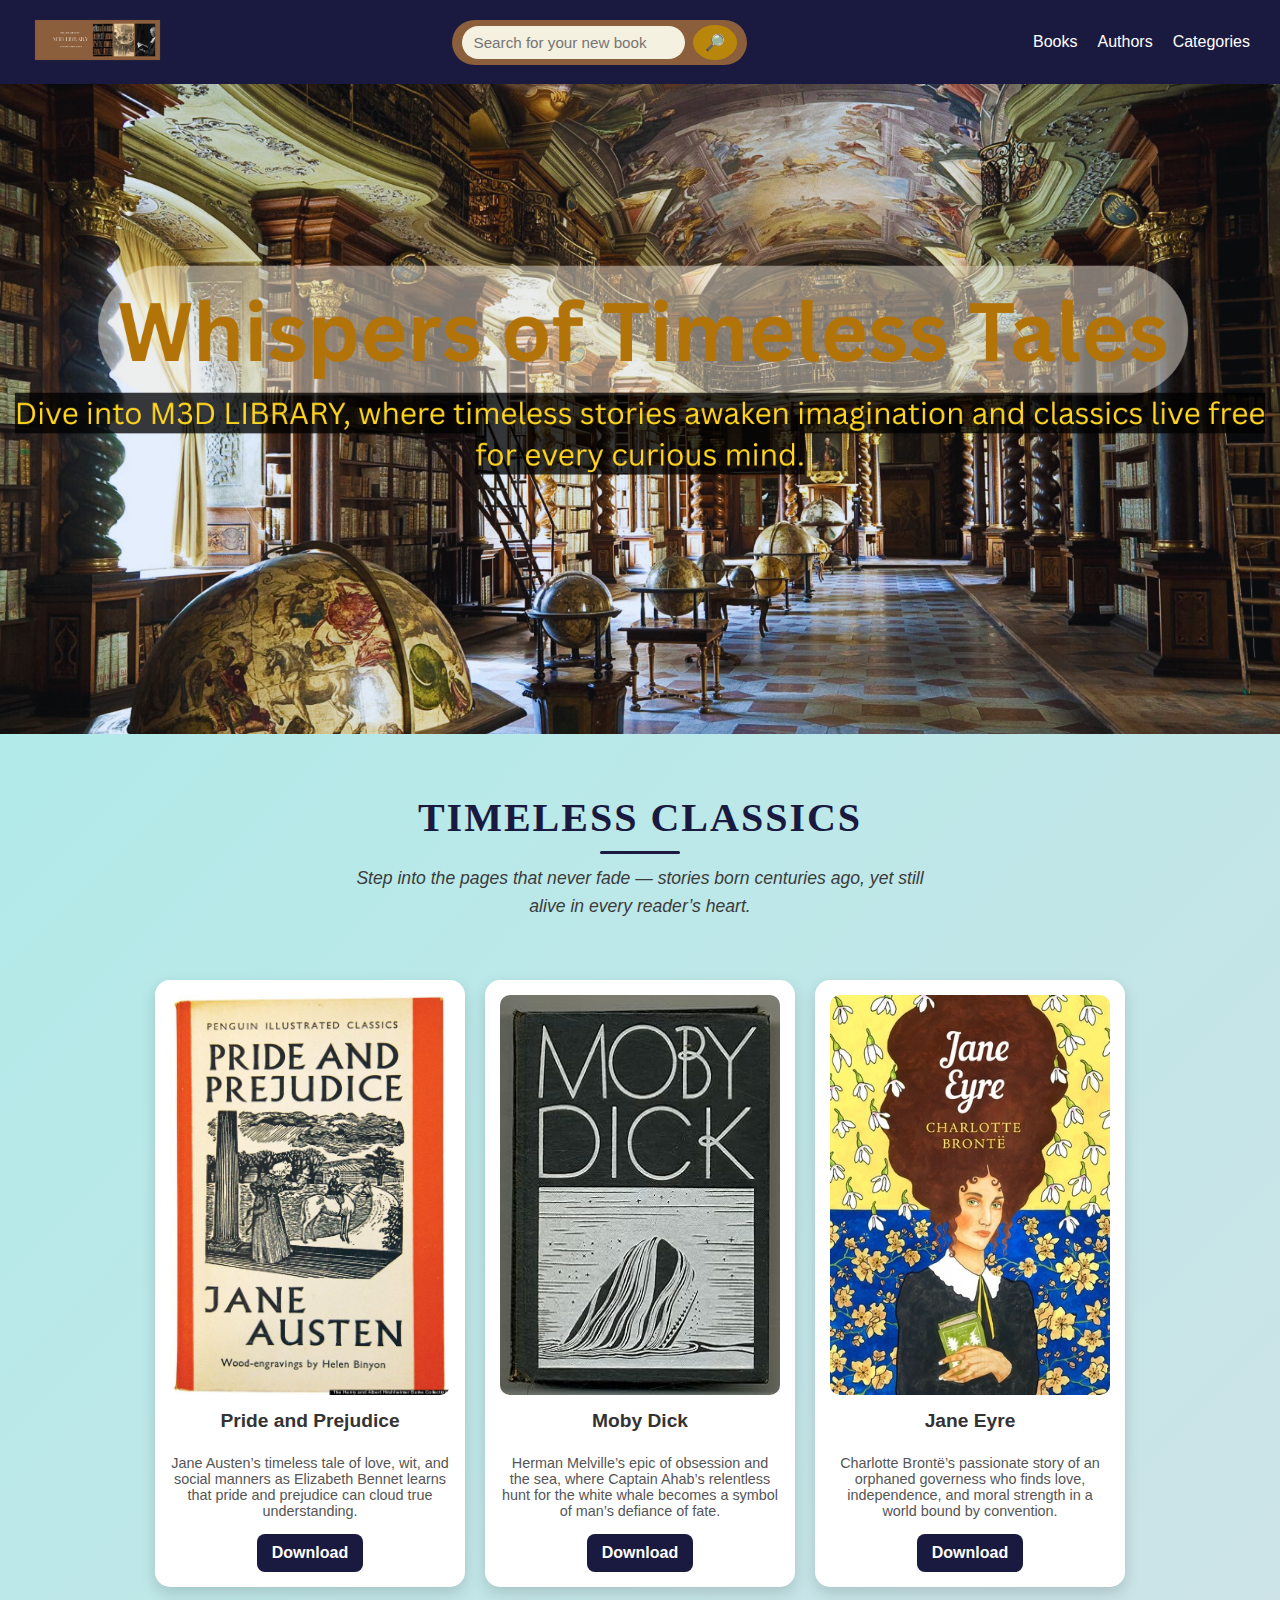
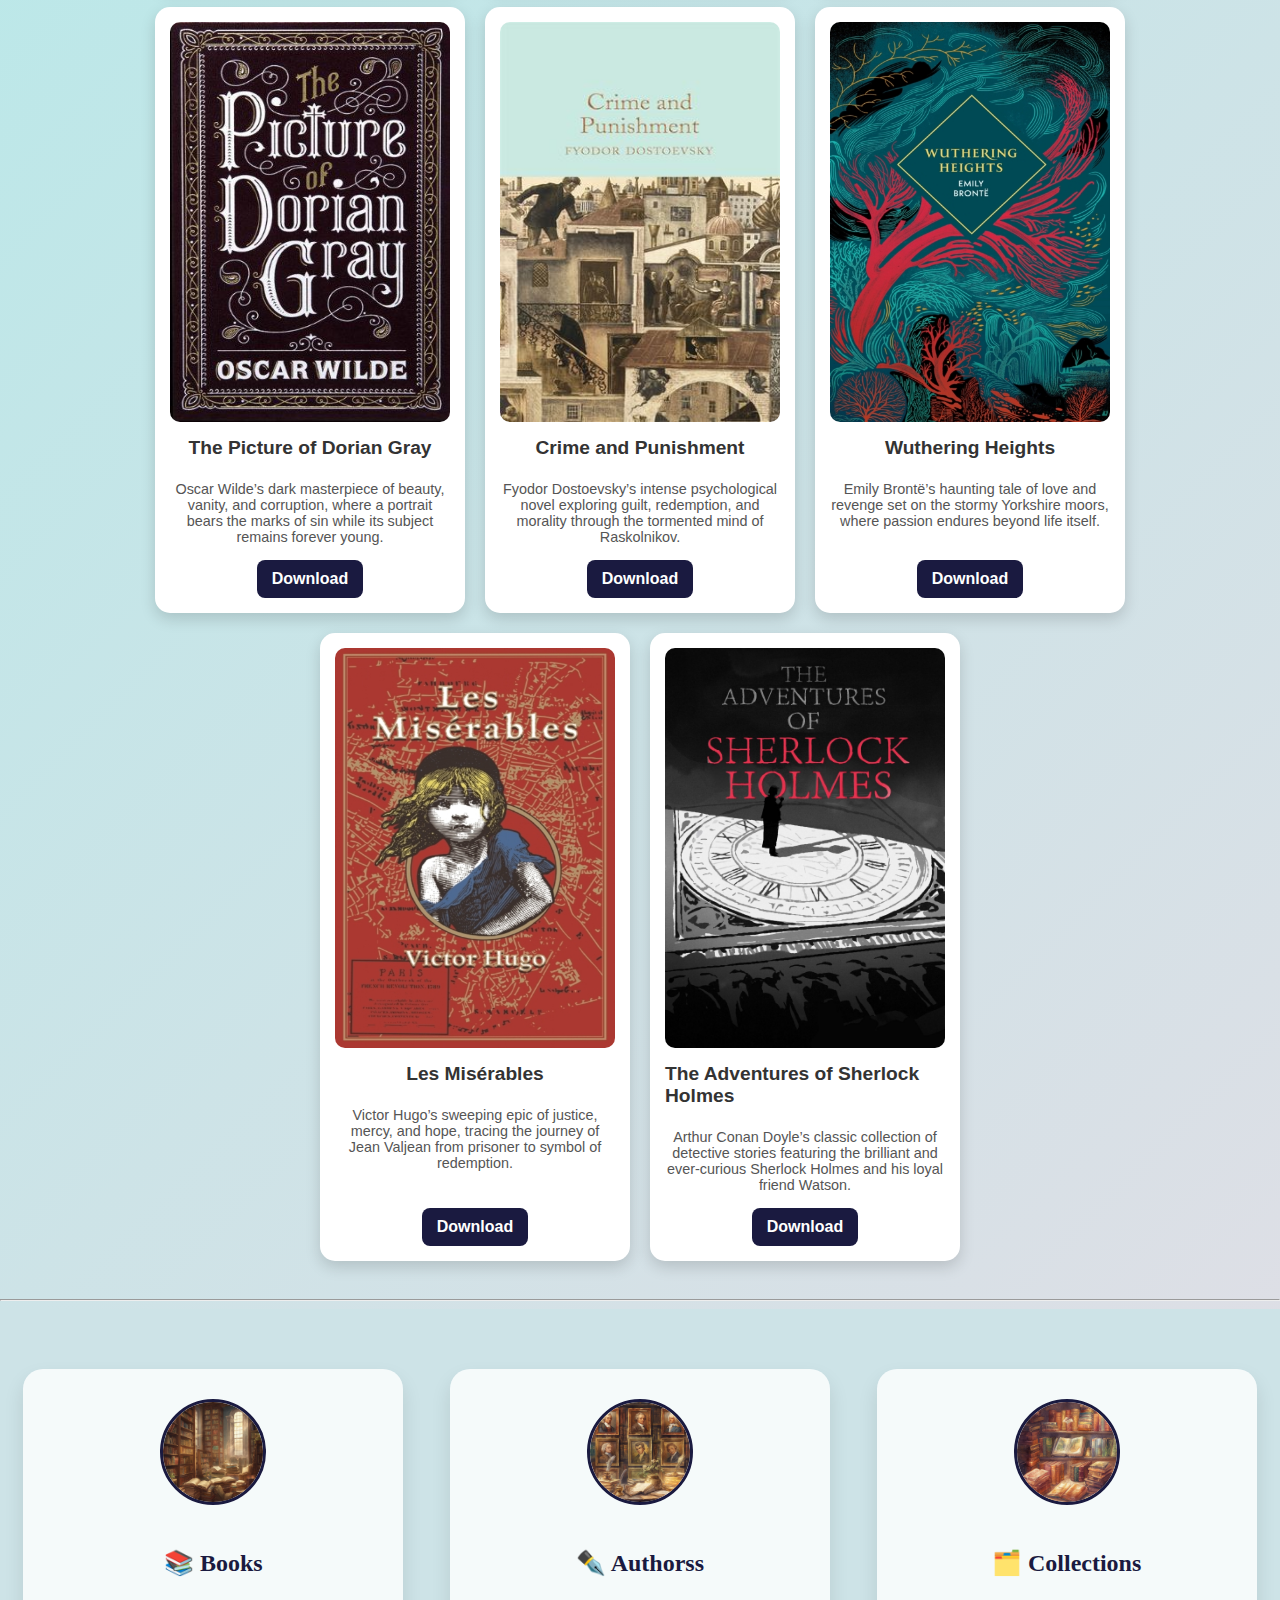
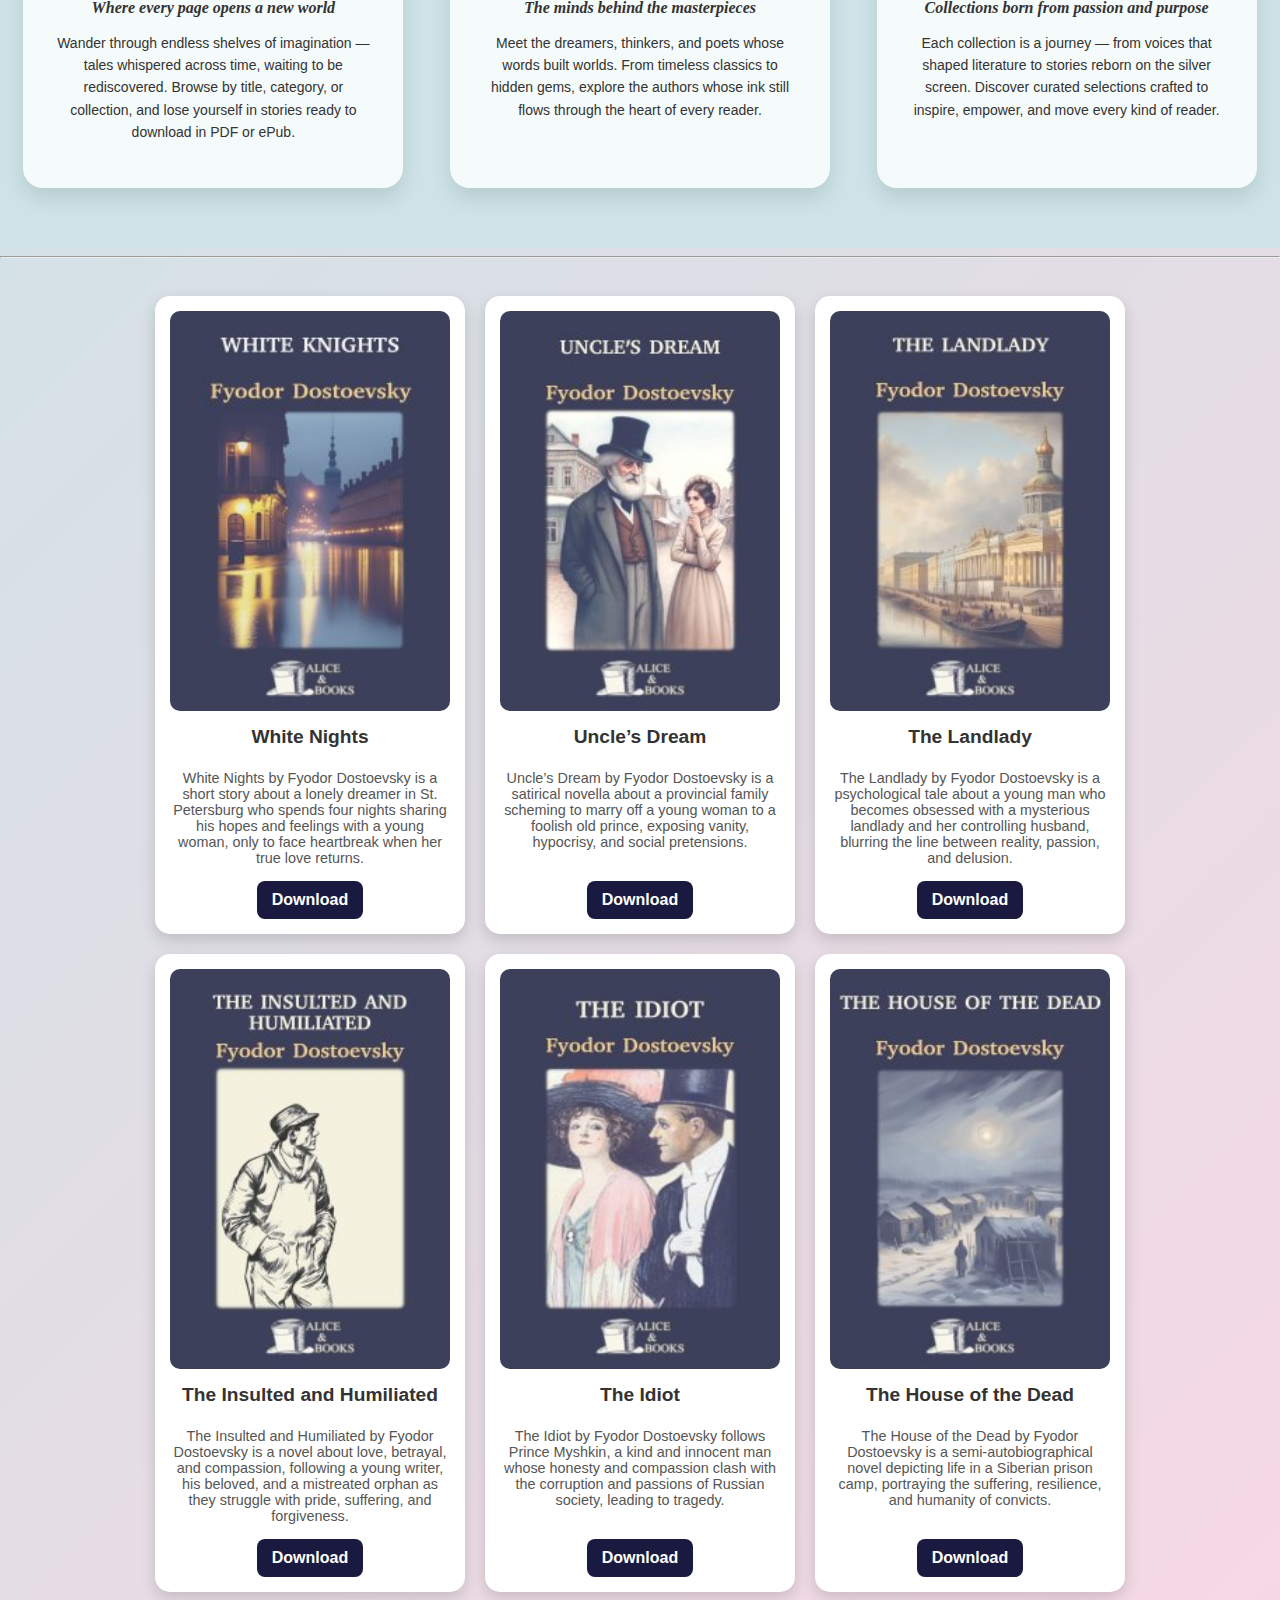
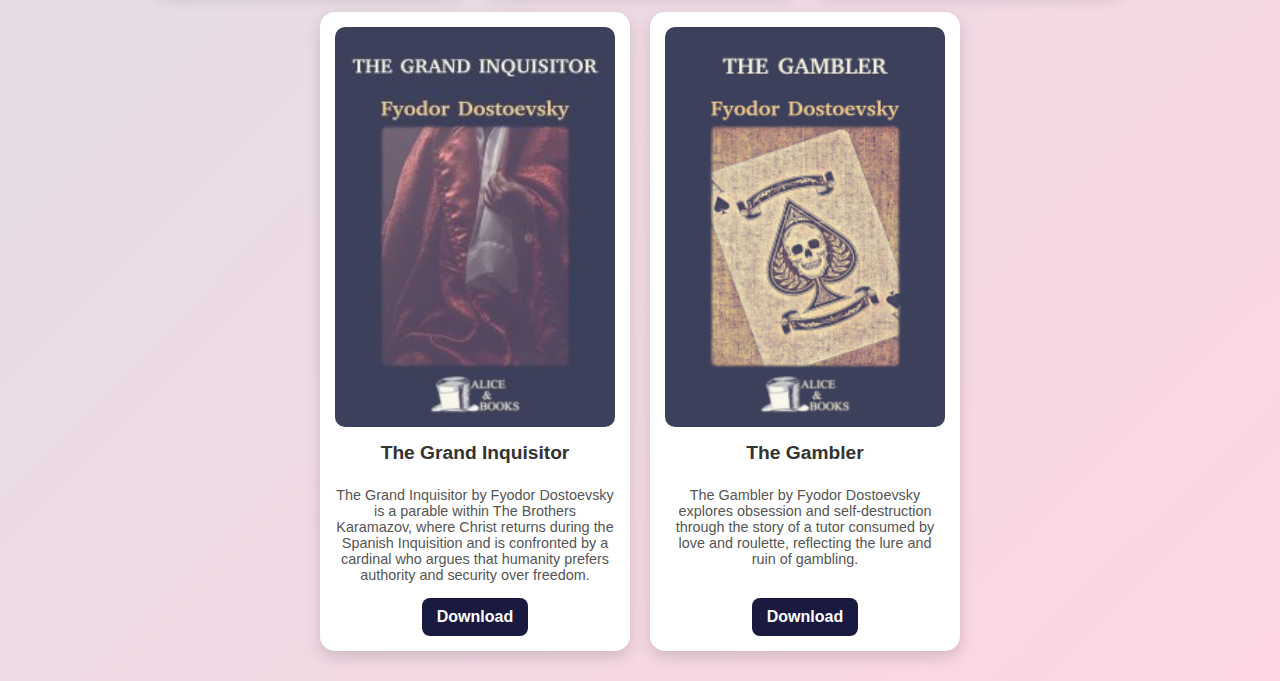
<file: index.html>
<!DOCTYPE html>
<html lang="en">

<head>
    <meta charset="UTF-8" />
    <title>M3D LIBRARY</title>
    <link rel="stylesheet" href="css/main.css" />
    <link rel="icon" href="images/icon.png" />
</head>

<body>
<!-- header of my library -->
    <header>
        <div class="header">
            <div class="header-logo">
                <img src="images/banner.png" alt="library's logo" />
            </div>
            <div class="header-search">
                <input type="search" placeholder="Search for your new book" />
                <button>🔎</button>
            </div>
            <nav>
                <ul>
                    <li>Books</li>
                    <li>Authors</li>
                    <li>Categories</li>
                </ul>
            </nav>
        </div>
    </header>
<!-- Banner image  -->
    <div class="welcome">
        <!-- <img src="images/lib.png" alt=""> -->
    </div>
<!-- the classics section info -->
        <div class="classics">
            <h2>Timeless Classics</h2>
            <p>Step into the pages that never fade — stories born centuries ago, yet still alive in every reader’s heart.</p>
        </div>
<!-- the classics section books -->
    <div class="container">

        <div class="item">
            <img src="Pride_and_Prejudice-Jane_Austen-md.png" alt="Pride and Prejudice" />
            <h3>Pride and Prejudice</h3>
            <p>
                Jane Austen’s timeless tale of love, wit, and social manners as
                Elizabeth Bennet learns that pride and prejudice can cloud true
                understanding.
            </p>
            <a href="classics/Pride_and_Prejudice-Jane_Austen.pdf" download class="btn">Download</a>
        </div>

        <div class="item">
            <img src="Moby_Dick-Herman_Melville-md.png" alt="Moby Dick" />
            <h3>Moby Dick</h3>
            <p>
                Herman Melville’s epic of obsession and the sea, where Captain Ahab’s
                relentless hunt for the white whale becomes a symbol of man’s defiance
                of fate.
            </p>
            <a href="classics/Moby_Dick-Herman_Melville.pdf" download class="btn">Download</a>
        </div>

        <div class="item">
            <img src="Jane_Eyre-Charlotte_Bronte-md.png" alt="Jane Eyre" />
            <h3>Jane Eyre</h3>
            <p>
                Charlotte Brontë’s passionate story of an orphaned governess who finds
                love, independence, and moral strength in a world bound by convention.
            </p>
            <a href="classics/Jane_Eyre-Charlotte_Bronte.pdf" download class="btn">Download</a>
        </div>

        <div class="item">
            <img src="The_Picture_of_Dorian_Gray-Oscar_Wilde-md.png" alt="The Picture of Dorian Gray" />
            <h3>The Picture of Dorian Gray</h3>
            <p>
                Oscar Wilde’s dark masterpiece of beauty, vanity, and corruption,
                where a portrait bears the marks of sin while its subject remains
                forever young.
            </p>
            <a href="classics/The_Picture_of_Dorian_Gray-Oscar_Wilde.pdf" download class="btn">Download</a>
        </div>

        <div class="item">
            <img src="Crime_and_Punishment-Fyodor_Dostoevsky-md.png" alt="Crime and Punishment" />
            <h3>Crime and Punishment</h3>
            <p>
                Fyodor Dostoevsky’s intense psychological novel exploring guilt,
                redemption, and morality through the tormented mind of Raskolnikov.
            </p>
            <a href="classics/Crime_and_Punishment-Fyodor_Dostoevsky.pdf" download class="btn">Download</a>
        </div>

        <div class="item">
            <img src="Wuthering_Heights-Emily_Bronte-md.png" alt="Wuthering Heights" />
            <h3>Wuthering Heights</h3>
            <p>
                Emily Brontë’s haunting tale of love and revenge set on the stormy
                Yorkshire moors, where passion endures beyond life itself.
            </p>
            <a href="classics/Wuthering_Heights-Emily_Bronte.pdf" download class="btn">Download</a>
        </div>

        <div class="item">
            <img src="Les_Miserables-Victor_Hugo-md.png" alt="Les Misérables" />
            <h3>Les Misérables</h3>
            <p>
                Victor Hugo’s sweeping epic of justice, mercy, and hope, tracing the
                journey of Jean Valjean from prisoner to symbol of redemption.
            </p>
            <a href="classics/Les_Miserables-Victor_Hugo.pdf" download class="btn">Download</a>
        </div>

        <div class="item">
            <img src="The_Adventures_of_Sherlock_Holmes-Arthur_Conan_Doyle-md.png"
                alt="The Adventures of Sherlock Holmes" />
            <h3>The Adventures of Sherlock Holmes</h3>
            <p>
                Arthur Conan Doyle’s classic collection of detective stories featuring
                the brilliant and ever-curious Sherlock Holmes and his loyal friend
                Watson.
            </p>
            <a href="classics/The_Adventures_of_Sherlock_Holmes-Arthur_Conan_Doyle.pdf" download class="btn">Download</a>
        </div>
    </div>
    <hr>
    <div class="container-about">
        <div class="books">
            <img src="books.jpg" alt="">
            <h2>📚 Books</h2>
            <h4>Where every page opens a new world</h4>
            <p>Wander through endless shelves of imagination — tales whispered across time, waiting to be rediscovered. Browse by title, category, or collection, and lose yourself in stories ready to download in PDF or ePub.</p>
        </div>
        <div class="authors">
            <img src="authors.jpg" alt="">
            <h2>✒️ Authorss</h2>
            <h4>The minds behind the masterpieces</h4>
            <p>Meet the dreamers, thinkers, and poets whose words built worlds. From timeless classics to hidden gems, explore the authors whose ink still flows through the heart of every reader.</p>
        </div>
        <div class="collections">
            <img src="collections.jpg" alt="">
            <h2>🗂️ Collections</h2>
            <h4>Collections born from passion and purpose</h4>
            <p>Each collection is a journey — from voices that shaped literature to stories reborn on the silver screen. Discover curated selections crafted to inspire, empower, and move every kind of reader.</p>
        </div>
    </div>
    <hr />
    <div class="container">
        <div class="item">
            <img src="covers/White_Nights-Fyodor_Dostoevsky-md.png" alt="Book Cover" />
            <h3>White Nights</h3>
            <p>
                White Nights by Fyodor Dostoevsky is a short story about a lonely
                dreamer in St. Petersburg who spends four nights sharing his hopes and
                feelings with a young woman, only to face heartbreak when her true
                love returns.
            </p>
            <a href="books/White_Nights-Fyodor_Dostoevsky.pdf" download class="btn">Download</a>
        </div>
        <div class="item">
            <img src="covers/Uncles_Dream-Fyodor_Dostoevsky-md.png" alt="Book Cover" />
            <h3>Uncle’s Dream</h3>
            <p>
                Uncle’s Dream by Fyodor Dostoevsky is a satirical novella about a
                provincial family scheming to marry off a young woman to a foolish old
                prince, exposing vanity, hypocrisy, and social pretensions.
            </p>
            <a href="books/Uncle's_Dream-Fyodor_Dostoevsky.pdf" download class="btn">Download</a>
        </div>
        <div class="item">
            <img src="covers/The_Landlady-Fyodor_Dostoevsky-md.png" alt="Book Cover" />
            <h3>The Landlady</h3>
            <p>
                The Landlady by Fyodor Dostoevsky is a psychological tale about a
                young man who becomes obsessed with a mysterious landlady and her
                controlling husband, blurring the line between reality, passion, and
                delusion.
            </p>
            <a href="books/The_Landlady-Fyodor_Dostoevsky.pdf" download class="btn">Download</a>
        </div>
        <div class="item">
            <img src="covers/The_Insulted_and_Humiliated-Fyodor_Dostoevsky-md.png" alt="Book Cover" />
            <h3>The Insulted and Humiliated</h3>
            <p>
                The Insulted and Humiliated by Fyodor Dostoevsky is a novel about
                love, betrayal, and compassion, following a young writer, his beloved,
                and a mistreated orphan as they struggle with pride, suffering, and
                forgiveness.
            </p>
            <a href="books/The_Insulted_and_Humiliated-Fyodor_Dostoevsky.pdf" download class="btn">Download</a>
        </div>
        <div class="item">
            <img src="covers/The_Idiot-Fyodor_Dostoevsky-md.png" alt="Book Cover" />
            <h3>The Idiot</h3>
            <p>
                The Idiot by Fyodor Dostoevsky follows Prince Myshkin, a kind and
                innocent man whose honesty and compassion clash with the corruption
                and passions of Russian society, leading to tragedy.
            </p>
            <a href="books/The_Idiot-Fyodor_Dostoevsky.pdf" download class="btn">Download</a>
        </div>
        <div class="item">
            <img src="covers/The_House_of_the_Dead-Fyodor_Dostoevsky-md.png" alt="Book Cover" />
            <h3>The House of the Dead</h3>
            <p>
                The House of the Dead by Fyodor Dostoevsky is a semi-autobiographical
                novel depicting life in a Siberian prison camp, portraying the
                suffering, resilience, and humanity of convicts.
            </p>
            <a href="books/The_House_of_the_Dead-Fyodor_Dostoevsky.pdf" download class="btn">Download</a>
        </div>
        <div class="item">
            <img src="covers/The_Grand_Inquisitor-Fyodor_Dostoevsky-md.png" alt="Book Cover" />
            <h3>The Grand Inquisitor</h3>
            <p>
                The Grand Inquisitor by Fyodor Dostoevsky is a parable within The
                Brothers Karamazov, where Christ returns during the Spanish
                Inquisition and is confronted by a cardinal who argues that humanity
                prefers authority and security over freedom.
            </p>
            <a href="books/The_Grand_Inquisitor-Fyodor_Dostoevsky.pdf" download class="btn">Download</a>
        </div>
        <div class="item">
            <img src="covers/The_Gambler-Fyodor_Dostoevsky-md.png" alt="Book Cover" />
            <h3>The Gambler</h3>
            <p>
                The Gambler by Fyodor Dostoevsky explores obsession and
                self-destruction through the story of a tutor consumed by love and
                roulette, reflecting the lure and ruin of gambling.
            </p>
            <a href="books/The_Gambler-Fyodor_Dostoevsky.pdf" download class="btn">Download</a>
        </div>
    </div>
</body>

</html>
</file>
<file: css/main.css>
body {
  background: linear-gradient(135deg, #a8edea, #fed6e3);
  font-family: Arial, sans-serif;
  margin: 0;
  padding: 0;
}

.header {
  display: flex;
  align-items: center;
  justify-content: space-between;
  padding: 15px 30px;
  background-color: #1A1A40;
  color: #ffffff;
}

.header-logo img {
  height: 50px;
}

.header-search {
  display: flex;
  align-items: center;
  background-color: #8B5E3C;
  padding: 5px 10px;
  border-radius: 25px;
}

.header-search input[type="search"] {
  flex: 1;
  padding: 8px 12px;
  border: none;
  border-radius: 20px;
  outline: none;
  font-size: 0.95rem;
  background-color: #F5F1E0;
  color: #2C1A00;
}

.header-search button {
  background-color: #B8860B;
  border: none;
  color: #2C1A00;
  padding: 8px 12px;
  margin-left: 8px;
  border-radius: 50%;
  cursor: pointer;
  font-size: 1rem;
  transition: transform 0.2s ease, background-color 0.3s ease;
}

.header-search button:hover {
  transform: scale(1.1);
  background-color: #FFD700;
}

nav ul {
  display: flex;
  list-style: none;
  gap: 20px;
  margin: 0;
  padding: 0;
}

nav ul li {
  cursor: pointer;
  transition: color 0.3s;
}

nav ul li:hover {
  color: #ffcc00;
}

.welcome {
  width: 100%;
  height: 650px;
  background-image: url("../images/lib.png");
  background-size: cover;
}

.container {
  display: flex;
  flex-wrap: wrap;
  justify-content: center;
  padding: 30px;
  gap: 20px;
}

.item {
  width: 280px;
  background: white;
  border-radius: 15px;
  box-shadow: 0 6px 15px rgba(0,0,0,0.15);
  overflow: hidden;
  display: flex;
  flex-direction: column;
  align-items: center;
  padding: 15px;
  transition: transform 0.3s ease, box-shadow 0.3s ease;
}

.item img {
  width: 100%;
  height: 400px;
  border-radius: 10px;
}

.item h3 {
  margin: 15px 0 8px;
  font-size: 1.2rem;
  color: #333;
}

.item p {
  font-size: 0.9rem;
  color: #555;
  text-align: center;
  margin-bottom: 15px;
  flex-grow: 1;
}

.btn {
  display: inline-block;
  padding: 10px 15px;
  /* background: linear-gradient(135deg, #43e97b, #38f9d7); */
  background-color: #1A1A40;
  color: white;
  text-decoration: none;
  border-radius: 8px;
  font-weight: bold;
  transition: background 0.3s ease, transform 0.2s ease;
}

.btn:hover {
  background: linear-gradient(135deg, #38f9d7, #43e97b);
  transform: scale(1.05);
}

.item:hover {
  transform: translateY(-8px);
  box-shadow: 0 12px 25px rgba(0,0,0,0.25);
}


.classics {
    text-align: center;
    margin: 60px 0 30px;
    color: #2A2A2A; 
}

.classics h2 {
    font-size: 2.5em;
    letter-spacing: 2px;
    color: #1A1A40;
    text-transform: uppercase;
    margin-bottom: 10px;
    font-family: 'Georgia', serif;
}

.classics p {
    font-size: 1.1em;
    max-width: 600px;
    margin: 0 auto;
    line-height: 1.6;
    color: #3B3B3B; 
    font-style: italic;
}

.classics h2::after {
    content: "";
    display: block;
    width: 80px;
    height: 3px;
    background-color: #1A1A40;
    margin: 10px auto 0;
    border-radius: 2px;
}

.container-about {
    display: flex;
    flex-wrap: wrap;
    justify-content: space-around;
    gap: 40px;
    padding: 60px 20px;
    background-color: #CDE3E7;
}

.container-about > div {
    background-color: #FFFFFFCC;
    border-radius: 20px;
    box-shadow: 0 10px 20px rgba(0, 0, 0, 0.1);
    padding: 30px;
    max-width: 320px;
    text-align: center;
    transition: transform 0.3s ease, box-shadow 0.3s ease;
}

.container-about > div:hover {
    transform: translateY(-10px);
    box-shadow: 0 15px 25px rgba(0, 0, 0, 0.2);
}

.container-about img {
    width: 100px;
    height: 100px;
    object-fit: cover;
    margin-bottom: 20px;
    border-radius: 50%;
    border: 3px solid #1A1A40;
}

.container-about h2 {
    font-family: 'Georgia', serif;
    font-size: 24px;
    color: #1A1A40;
    margin-bottom: 10px;
}

.container-about h4 {
    font-family: 'Georgia', serif;
    font-size: 16px;
    color: #333333;
    font-style: italic;
    margin-bottom: 15px;
}

.container-about p {
    font-family: 'Arial', sans-serif;
    font-size: 14px;
    color: #333333;
    line-height: 1.6;
}
</file>
